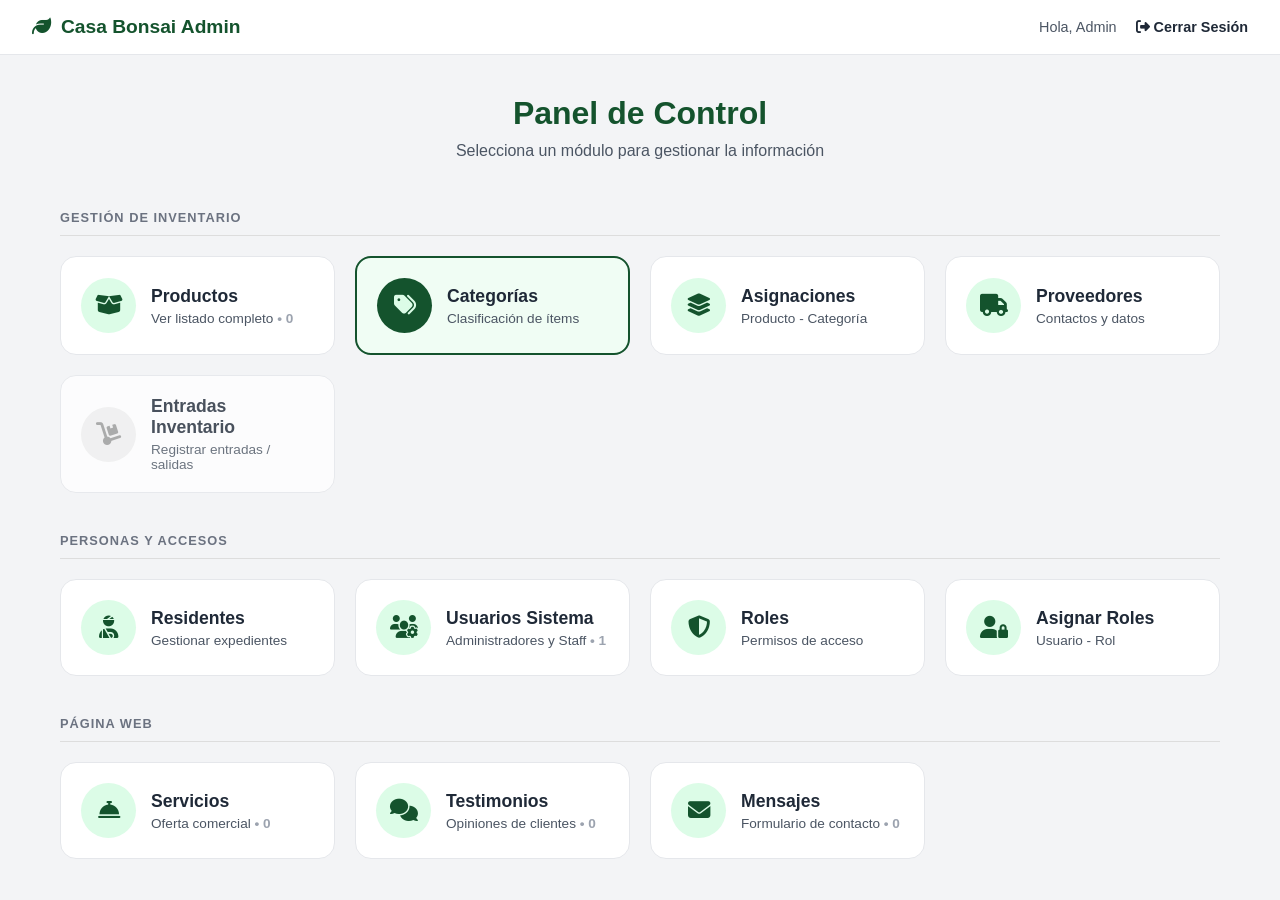
<file: diseño.html>
<!DOCTYPE html>
<html lang="es">
<head>
    <meta charset="UTF-8">
    <meta name="viewport" content="width=device-width, initial-scale=1.0">
    <title>Casa Bonsai Admin</title>
    <link rel="stylesheet" href="https://cdnjs.cloudflare.com/ajax/libs/font-awesome/6.4.0/css/all.min.css">
    
    <style>
        /* --- PALETA DE COLORES ACTUALIZADA --- */
        :root {
            /* 1. Verde Oscuro (Para TEXTO e ICONOS - Pasa contraste WCAG) */
            --primary-green: #14532d;  /* Un verde bosque profundo y elegante */
            
            /* 2. Verde Clarito (Para FONDOS decorativos - El toque estético) */
            --primary-light: #dcfce7;  /* Un verde menta/matcha muy suave */
            
            /* 3. Verde Medio (Para bordes o hover) */
            --primary-medium: #86efac; 

            --text-main: #1f2937;      /* Negro suave */
            --text-secondary: #4b5563; /* Gris oscuro legible */
            --bg-body: #f3f4f6;
            --bg-white: #ffffff;
            --border-color: #e5e7eb;
        }

        * { box-sizing: border-box; margin: 0; padding: 0; }

        body {
            font-family: 'Segoe UI', Roboto, Helvetica, Arial, sans-serif;
            background-color: var(--bg-body);
            color: var(--text-main);
        }

        /* Navbar */
        .navbar {
            background-color: var(--bg-white);
            padding: 1rem 2rem;
            display: flex;
            justify-content: space-between;
            align-items: center;
            border-bottom: 1px solid var(--border-color);
        }
        .brand {
            display: flex; align-items: center; gap: 10px;
            font-weight: 800; font-size: 1.2rem;
            color: var(--primary-green); /* Marca en verde oscuro */
        }
        .user-menu { font-size: 0.9rem; color: var(--text-secondary); }
        .logout { margin-left: 15px; text-decoration: none; color: var(--text-main); font-weight: 600; }

        /* Contenedor */
        .container { max-width: 1200px; margin: 0 auto; padding: 40px 20px; text-align: center; }
        
        h1 { font-size: 2rem; margin-bottom: 10px; color: var(--primary-green); }
        .subtitle { color: var(--text-secondary); margin-bottom: 50px; }

        .section-title {
            text-align: left; font-size: 0.8rem; text-transform: uppercase;
            letter-spacing: 1px; color: #6b7280; margin-bottom: 20px; margin-top: 40px;
            font-weight: 700; border-bottom: 1px solid #ddd; padding-bottom: 10px;
        }

        .grid {
            display: grid; grid-template-columns: repeat(auto-fill, minmax(250px, 1fr)); gap: 20px;
        }

        /* --- AQUÍ ESTÁ LA MAGIA DEL VERDE CLARITO --- */
        .card {
            background-color: var(--bg-white);
            border: 1px solid var(--border-color);
            border-radius: 16px; /* Bordes más redondeados y modernos */
            padding: 20px;
            display: flex; align-items: center; gap: 15px;
            text-align: left;
            transition: all 0.2s ease;
            cursor: pointer;
        }

        .card:hover {
            transform: translateY(-3px);
            box-shadow: 0 10px 15px -3px rgba(0, 0, 0, 0.1);
            border-color: var(--primary-medium);
        }

        /* Tarjeta Activa: Usamos el verde clarito de fondo muy sutil */
        .card.active {
            border: 2px solid var(--primary-green);
            background-color: #f0fdf4; /* Un verde casi blanco para resaltar */
        }

        /* Círculo del Icono: Fondo VERDE CLARITO + Icono VERDE OSCURO */
        .icon-box {
            width: 55px; height: 55px;
            background-color: var(--primary-light); /* ¡Aquí está tu verde clarito! */
            border-radius: 50%; /* Opcional: usa 12px para cuadrado redondeado */
            display: flex; justify-content: center; align-items: center;
            color: var(--primary-green); /* Icono oscuro para contraste */
            font-size: 1.4rem;
            flex-shrink: 0;
        }

        /* Cuando la tarjeta está activa, invertimos los colores para que resalte */
        .card.active .icon-box {
            background-color: var(--primary-green);
            color: var(--primary-light); /* Icono clarito sobre fondo oscuro */
        }

        .card-content h3 { font-size: 1.1rem; margin-bottom: 4px; color: var(--text-main); font-weight: 700; }
        
        /* Texto descriptivo en gris oscuro para pasar WAVE */
        .card-content p { font-size: 0.85rem; color: var(--text-secondary); }
        
        .badge { font-weight: bold; color: #9ca3af; }

    </style>
</head>
<body>

    <nav class="navbar">
        <div class="brand">
            <i class="fas fa-leaf"></i> Casa Bonsai Admin
        </div>
        <div class="user-menu">
            Hola, Admin <a href="#" class="logout"><i class="fas fa-sign-out-alt"></i> Cerrar Sesión</a>
        </div>
    </nav>

    <main class="container">
        <h1>Panel de Control</h1>
        <p class="subtitle">Selecciona un módulo para gestionar la información</p>

        <h2 class="section-title">Gestión de Inventario</h2>
        <div class="grid">
            <div class="card">
                <div class="icon-box"><i class="fas fa-box-open"></i></div>
                <div class="card-content">
                    <h3>Productos</h3>
                    <p>Ver listado completo <span class="badge">• 0</span></p>
                </div>
            </div>

            <div class="card active">
                <div class="icon-box"><i class="fas fa-tags"></i></div>
                <div class="card-content">
                    <h3>Categorías</h3>
                    <p>Clasificación de ítems</p>
                </div>
            </div>

            <div class="card">
                <div class="icon-box"><i class="fas fa-layer-group"></i></div>
                <div class="card-content">
                    <h3>Asignaciones</h3>
                    <p>Producto - Categoría</p>
                </div>
            </div>

            <div class="card">
                <div class="icon-box"><i class="fas fa-truck"></i></div>
                <div class="card-content">
                    <h3>Proveedores</h3>
                    <p>Contactos y datos</p>
                </div>
            </div>

            <div class="card" style="opacity: 0.8;">
                <div class="icon-box" style="background-color: #f0f0f0; color: #999;"><i class="fas fa-dolly"></i></div>
                <div class="card-content">
                    <h3>Entradas Inventario</h3>
                    <p>Registrar entradas / salidas</p>
                </div>
            </div>
        </div>

        <h2 class="section-title">Personas y Accesos</h2>
        <div class="grid">
            <div class="card">
                <div class="icon-box"><i class="fas fa-user-injured"></i></div>
                <div class="card-content">
                    <h3>Residentes</h3>
                    <p>Gestionar expedientes</p>
                </div>
            </div>

            <div class="card">
                <div class="icon-box"><i class="fas fa-users-cog"></i></div>
                <div class="card-content">
                    <h3>Usuarios Sistema</h3>
                    <p>Administradores y Staff <span class="badge">• 1</span></p>
                </div>
            </div>

            <div class="card">
                <div class="icon-box"><i class="fas fa-shield-alt"></i></div>
                <div class="card-content">
                    <h3>Roles</h3>
                    <p>Permisos de acceso</p>
                </div>
            </div>

            <div class="card">
                <div class="icon-box"><i class="fas fa-user-lock"></i></div>
                <div class="card-content">
                    <h3>Asignar Roles</h3>
                    <p>Usuario - Rol</p>
                </div>
            </div>
        </div>

        <h2 class="section-title">Página Web</h2>
        <div class="grid">
            <div class="card">
                <div class="icon-box"><i class="fas fa-concierge-bell"></i></div>
                <div class="card-content">
                    <h3>Servicios</h3>
                    <p>Oferta comercial <span class="badge">• 0</span></p>
                </div>
            </div>

            <div class="card">
                <div class="icon-box"><i class="fas fa-comments"></i></div>
                <div class="card-content">
                    <h3>Testimonios</h3>
                    <p>Opiniones de clientes <span class="badge">• 0</span></p>
                </div>
            </div>

            <div class="card">
                <div class="icon-box"><i class="fas fa-envelope"></i></div>
                <div class="card-content">
                    <h3>Mensajes</h3>
                    <p>Formulario de contacto <span class="badge">• 0</span></p>
                </div>
            </div>
        </div>

    </main>
</body>
</html>
</file>
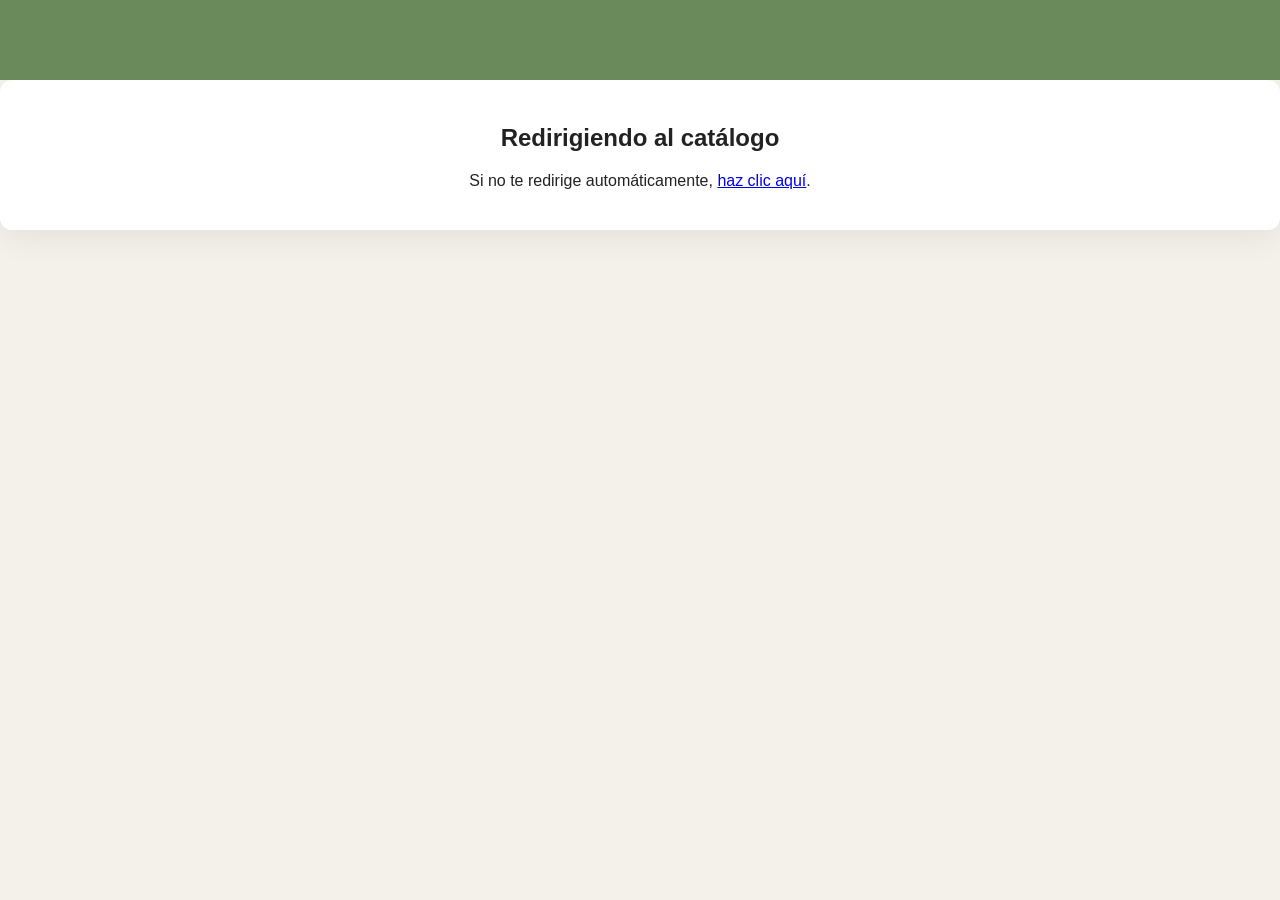
<file: scr/pages/productos.html>
<!doctype html>
<html lang="es">
<head>
  <meta charset="utf-8">
  <meta name="viewport" content="width=device-width,initial-scale=1">
  <title>Redireccionando…</title>
  <meta http-equiv="refresh" content="0;url=productos.php">
  <link rel="canonical" href="productos.php">
  <link rel="stylesheet" href="../styles/styles.css">
</head>
<body>
  <div class="panel-white text-center">
    <h2>Redirigiendo al catálogo</h2>
    <p>Si no te redirige automáticamente, <a href="productos.php">haz clic aquí</a>.</p>
  </div>
</body>
</html>
</file>
<file: scr/styles/styles.css>
/* Simple, literal CSS for hero + slider
   Keep it short and readable. No variables, no duplicated blocks.
*/
*{box-sizing:border-box}
html,body{margin:0;font-family:Arial,Helvetica,sans-serif;background:#f7fbf7;color:#222;font-size:16px}

:root{
  --color-primary: #6A8A5C; /* brand green (navbar, primary buttons) */
  --color-primary-dark: #13592e; /* darker variant for hovers and accents */
  --color-accent: #138A3E; /* legacy accent */
    --color-bg: #F4F1EA; /* pastel background requested */
  --color-surface: #ffffff;
  --color-text: #222222;
  --color-muted: #6b7d6b;
  --color-cta-contrast: #ffffff;
}
img{max-width:100%;height:auto;display:block}

/* container */
.container{max-width:1200px;margin:32px auto;padding:0 16px}

/* navbar improved (no Bootstrap required) */
.navbar{background:#6A8A5C;color:#fff}
.navbar .container-fluid{max-width:1200px;margin:0 auto;padding:12px 20px;display:flex;align-items:center;justify-content:space-between;gap:22px}
.navbar-brand{color:#fff;text-decoration:none;font-weight:800;font-size:24px;display:flex;align-items:center;gap:12px}
.navbar-logo{width:52px;height:52px;object-fit:contain;border-radius:8px}
.brand-text{display:inline-block}
.navbar a{color:#fff;text-decoration:none;font-weight:700;font-size:18px}

/* nav list reset and layout */
.navbar-nav{list-style:none;margin:0;padding:0;display:flex;gap:22px;align-items:center}
.navbar-nav .nav-item{margin:0}
.navbar-nav .nav-link{color:inherit;padding:8px 10px;border-radius:8px}
.navbar-nav .nav-link:hover,.navbar-nav .nav-link:focus{background:rgba(255,255,255,0.06);outline:none}

/* hide Bootstrap toggler if present (we don't use JS here) */
.navbar-toggler{display:none}

/* hero banner layout */
.hero-banner{background:var(--color-primary-dark);color:var(--color-cta-contrast);padding:72px 0}
.hero-inner{max-width:1200px;margin:0 auto;display:flex;gap:42px;padding:0 20px;align-items:center;overflow:hidden}
.hero-text{flex:0 0 42%}
.hero-text h1{font-size:52px;line-height:1.05;margin:0 0 14px}
.hero-text p{margin:0;color:#e9f0ee;font-size:20px;line-height:1.6}

/* Force static hero text: ensure text is always visible and not switched by radios */
.hero-text .text-block{display:block !important;opacity:1 !important;transform:none !important;transition:none !important;margin-top:6px}

/* Clean, minimal CSS for hero + 2-slide slider */
*{box-sizing:border-box}
html,body{margin:0;font-family:Arial,Helvetica,sans-serif;background:#f7fbf7;color:#222;font-size:16px}
html,body{margin:0;font-family:Arial,Helvetica,sans-serif;background:var(--color-bg);color:#222;font-size:16px}

/* When the mobile nav is open we add .nav-open to the <html> element.
  Prevent scrolling of the page content while the off-canvas panel is open. */
html.nav-open, html.nav-open body{height:100%;overflow:hidden;touch-action:none}
img{max-width:100%;height:auto;display:block}

/* container */
.container{max-width:1200px;margin:32px auto;padding:0 16px}

/* navbar (repeat block for safety) */
.navbar{background:var(--color-primary);color:#fff}
.navbar .container-fluid{max-width:1200px;margin:0 auto;padding:8px 16px;display:flex;align-items:center;justify-content:space-between;gap:16px}
.navbar-brand{color:#fff;text-decoration:none;font-weight:800;font-size:20px}
.navbar a{color:#fff;text-decoration:none;font-weight:700;font-size:16px}
.navbar-nav{list-style:none;margin:0;padding:0;display:flex;gap:18px;align-items:center}
.navbar-nav .nav-item{margin:0}
.navbar-nav .nav-link{color:inherit;padding:6px 8px;border-radius:6px}
.navbar-nav .nav-link:hover,.navbar-nav .nav-link:focus{background:rgba(255,255,255,0.06);outline:none}
.navbar-toggler{display:none}

/* Perfil en el navbar: miniatura e identidad */
.nav-profile{display:flex;align-items:center;gap:8px}
.nav-profile img{width:32px;height:32px;border-radius:50%;object-fit:cover;border:2px solid rgba(255,255,255,0.14);box-shadow:0 2px 6px rgba(0,0,0,0.12)}

/* Residentes: grid de tarjetas */
.resident-grid{
  display:grid;
  grid-template-columns:repeat(auto-fit,minmax(260px,1fr));
  gap:16px;
}
.resident-card{
  background:linear-gradient(180deg,var(--color-surface) 0%, #fbfdfb 100%);
  border:1px solid rgba(106,138,92,0.06); /* adjusted to match new primary */
  border-radius:12px;
  overflow:hidden;
  box-shadow:0 8px 28px rgba(11,56,30,0.06);
  display:flex;
  flex-direction:column;
  transition:transform .22s ease,box-shadow .22s ease;
}
.resident-card:hover{transform:translateY(-6px);box-shadow:0 18px 40px rgba(11,56,30,0.12)}
.resident-card .card-media img{width:100%;height:200px;object-fit:cover;display:block;background:linear-gradient(180deg,#f0f2f0,#e9efe6)}
.resident-card .card-body{padding:18px;flex:1;display:flex;flex-direction:column}
.resident-card h4{margin:0 0 8px;font-size:1.08rem;font-weight:700;color:var(--color-primary-dark)}
.resident-card p{margin:6px 0;color:#334135;font-size:0.98rem;line-height:1.5}
.resident-card p.muted{color:#6b7d6b;font-size:0.92rem}
.resident-actions{margin-top:auto;display:flex;gap:8px}
.btn{display:inline-block;padding:8px 12px;border-radius:8px;text-decoration:none;border:1px solid transparent;font-size:.95rem}
.btn-primary{background:var(--color-primary);color:var(--color-cta-contrast);border:0}
.btn-outline{background:transparent;border:1px solid var(--color-accent);color:var(--color-accent)}

/* small accent label */
.resident-badge{display:inline-block;padding:4px 8px;border-radius:999px;background:rgba(106,138,92,0.08);color:var(--color-primary-dark);font-weight:600;font-size:12px}

@media (max-width:420px){
  .resident-card .card-media img{height:120px}
}

/* Card estilo (similar a Bootstrap) */
.card{background:#fff;border:1px solid #e9ecef;border-radius:10px;overflow:hidden;display:flex;flex-direction:column;box-shadow:0 6px 18px rgba(17,34,17,0.06)}
.card-img-top{width:100%;height:200px;object-fit:cover;display:block;background:#f3f3f3}
.card-body{padding:16px}
.card-title{margin:0 0 6px;font-size:1.06rem;font-weight:700;color:#111}
.card-text{margin:0 0 10px;color:#333}
.card-footer{background:transparent;border-top:none;padding:12px;color:#6c757d;font-size:.95rem}
.muted-small{color:#6c757d;font-size:.92rem}

/* Ajustes visuales para botones dentro de tarjeta */
.card .btn{margin-right:8px}
.btn-link-green{display:inline-block;padding:0;margin:0;border:0;background:transparent;color:#138a3e;font-weight:600;text-decoration:none}
.btn-link-green:hover{color:#0e672b;text-decoration:underline}
.nav-profile .nav-user{color:#fff;font-weight:700;white-space:nowrap}
.nav-profile:hover img{transform:scale(1.03)}

/* hero */
.hero-banner{background:var(--color-primary-dark);color:var(--color-cta-contrast);padding:56px 0}
.hero-inner{max-width:1200px;margin:0 auto;display:flex;gap:36px;padding:0 16px;align-items:center;overflow:hidden}
.hero-text{flex:0 0 42%}
.hero-text h1{font-size:42px;line-height:1.05;margin:0 0 12px}
.hero-text p{margin:0;color:#e9f0ee;font-size:18px;line-height:1.6}

/* CTA */
.hero-cta{margin-top:18px}
.btn{display:inline-block;padding:10px 16px;border-radius:8px;text-decoration:none;font-weight:700}
.btn-primary{background:var(--color-primary);color:var(--color-cta-contrast);border:0}
.btn-outline{background:transparent;color:var(--color-cta-contrast);border:2px solid rgba(255,255,255,0.18)}

/* hide radios visually */
.hero-inner input[name="slider"]{position:absolute;opacity:0}

/* text always static */
.hero-text .text-block{display:block}

/* slider (3 slides) */
.hero-slide{flex:0 0 58%;position:relative;overflow:hidden;min-height:460px;border-radius:16px;box-shadow:0 18px 60px rgba(0,0,0,0.12)}
.hero-slide .slides{display:flex;transition:transform .55s ease;width:300%;will-change:transform}
.hero-slide .slide{flex:0 0 33.3333%;width:33.3333%}
.hero-slide img{width:100%;height:100%;object-fit:contain;border-radius:0;box-shadow:none;background:#f3f3f3}

/* radio-controlled movement for 3 slides */
#s1:checked ~ .hero-slide .slides{transform:translateX(0%)}
#s2:checked ~ .hero-slide .slides{transform:translateX(-33.3333%)}
#s3:checked ~ .hero-slide .slides{transform:translateX(-66.6666%)}

/* indicators centered */
.controls{position:absolute;left:50%;transform:translateX(-50%);bottom:18px;display:flex;gap:12px}
.indicator{width:14px;height:14px;border-radius:50%;background:#cfead1;cursor:pointer;border:2px solid rgba(255,255,255,0.06)}
/* NOTE: overlay gradients are just CSS; adjust heights/opacities as desired */
/* soft white blur overlays at top and bottom to hide white bars and soften edges */
.hero-slide::before,
.hero-slide::after{
  content:"";
  position:absolute;
  left:0;
  right:0;
  height:120px;
  pointer-events:none;
  border-radius:16px;
  filter:blur(18px);
  z-index:2;
}
.hero-slide::before{
  top:0;
  background:linear-gradient(to bottom, rgba(255,255,255,0.98), rgba(255,255,255,0.0));
}
.hero-slide::after{
  bottom:0;
  background:linear-gradient(to top, rgba(255,255,255,0.98), rgba(255,255,255,0.0));
}

/* ensure slides and images sit below overlays while controls stay above */
.hero-slide .slides{position:relative;z-index:1}
.hero-slide .slide img{position:relative;z-index:0}
.controls{z-index:3}
#s1:checked ~ .hero-slide .controls label[for="s1"]{background:#fff}
#s2:checked ~ .hero-slide .controls label[for="s2"]{background:#fff}
#s3:checked ~ .hero-slide .controls label[for="s3"]{background:#fff}

/* nav arrows (optional selectors left for future use) */
.nav label{position:absolute;top:50%;transform:translateY(-50%);width:44px;height:44px;background:rgba(0,0,0,0.35);color:#fff;display:none;align-items:center;justify-content:center;border-radius:50%;cursor:pointer;font-size:1.2rem}
.nav .prev{left:10px}
.nav .next{right:10px}
#s1:checked ~ .hero-slide .nav .p1,#s1:checked ~ .hero-slide .nav .n1{display:flex}
#s2:checked ~ .hero-slide .nav .p2,#s2:checked ~ .hero-slide .nav .n2{display:flex}
#s3:checked ~ .hero-slide .nav .p3,#s3:checked ~ .hero-slide .nav .n3{display:flex}

@media (max-width:900px){
  .hero-inner{flex-direction:column-reverse;align-items:flex-start;padding:0 12px}
  .hero-text{width:100%;margin-top:18px}
  .hero-text h1{font-size:34px}
  .hero-slide{min-height:360px}
  .hero-slide img{height:320px;object-fit:cover}
  /* make navbar stack on small screens */
  .navbar .container-fluid{flex-direction:column;align-items:flex-start;padding:10px}
  .navbar-nav{flex-direction:column;gap:8px;width:100%;margin-top:10px}
  .navbar-nav .nav-link{display:block;width:100%;padding:10px 0}
  /* smaller logo on mobile */
  .navbar-logo{width:40px;height:40px}
}

/* small utility */
.muted{color:#6b7d6b}

/* ---- Servicios page styles ---- */
.page-hero.small-hero{background:linear-gradient(180deg, #eaf6ea 0%, #ffffff 100%);padding:44px 0;border-radius:10px;margin:20px 0}
.page-hero.small-hero h1{font-size:40px;margin:0 0 6px}
.page-hero.small-hero .lead{max-width:820px;margin:10px auto 0;color:#3f5f49;font-size:20px}

.services-grid{display:grid;grid-template-columns:repeat(auto-fit,minmax(260px,1fr));gap:24px;margin-top:20px;margin-bottom:40px}
.service-card{background:#fff;border-radius:12px;box-shadow:0 10px 26px rgba(17,34,17,0.08);overflow:hidden;display:flex;flex-direction:column}
.card-media img{width:100%;height:200px;object-fit:cover;display:block}
.card-body{padding:20px;display:flex;flex-direction:column;gap:12px}
.service-card h3{margin:0;color:var(--color-primary-dark);font-size:20px;font-weight:700}
.service-card p{margin:0;color:#556b57;line-height:1.6;font-size:16px}
.service-card .btn{margin-top:auto;align-self:flex-start;padding:8px 12px;border-radius:8px}

@media (max-width:600px){
  .page-hero.small-hero{padding:20px;margin:12px}
  .page-hero.small-hero h1{font-size:28px}
  .page-hero.small-hero .lead{font-size:16px}
  .service-card{padding:18px}
  .service-card .icon .service-img{width:64px;height:64px}
  .service-card h3{font-size:18px}
  .service-card p{font-size:15px}
}

/* ---- Productos / Catálogo ---- */
.products-grid{display:grid;grid-template-columns:repeat(auto-fit,minmax(240px,1fr));gap:22px;margin-top:20px;margin-bottom:44px}
.product-card{background:#fff;border-radius:12px;box-shadow:0 12px 28px rgba(17,34,17,0.08);overflow:hidden;display:flex;flex-direction:column}
.product-media img{width:100%;height:180px;object-fit:cover;display:block}
.product-body{padding:18px;display:flex;flex-direction:column;gap:10px}
.product-body h3{margin:0;color:var(--color-primary-dark);font-size:18px}
.product-body .muted{font-size:14px;color:#617061}
.product-meta{display:flex;align-items:center;justify-content:space-between;gap:12px;margin-top:8px}
.product-price{font-weight:800;color:var(--color-primary-dark)}
.product-actions{display:flex;gap:10px}
.product-actions .btn{padding:8px 12px;border-radius:8px}

/* simple modal styles */
.modal{position:fixed;inset:0;display:none;align-items:center;justify-content:center;background:rgba(0,0,0,0.45);z-index:9999;padding:20px}
.modal[aria-hidden="false"]{display:flex}
.modal-dialog{background:#fff;border-radius:10px;padding:18px;max-width:520px;width:100%;box-shadow:0 18px 48px rgba(0,0,0,0.28)}
.modal-close{position:absolute;right:28px;top:22px;background:transparent;border:0;font-size:26px;cursor:pointer}
.modal form input,.modal form textarea{width:100%;padding:8px;border:1px solid #e3e6e3;border-radius:8px;margin-top:6px}
.modal form label{display:block;font-weight:700;margin-top:10px}

/* Register modal specific styles */
.modal-dialog{max-width:520px}
.modal-header-center{text-align:center;padding-bottom:6px}
.modal-header-center h2{margin:0;font-size:24px;color:#233b2b}
.modal form input::placeholder{color:#9aa79a}
.input-with-toggle{position:relative}
.pwd-toggle{position:absolute;right:10px;top:50%;transform:translateY(-50%);background:transparent;border:0;color:#6b7d6b;cursor:pointer;font-size:16px}

/* Buttons used in registration modal */
.btn-register{background:var(--color-primary);color:var(--color-cta-contrast);border:0;padding:10px 18px;border-radius:8px;font-weight:700}
.btn-register:hover{background:var(--color-primary-dark)}
.btn-cancel{background:transparent;border:2px solid #1ea7ff;color:#1ea7ff;padding:8px 16px;border-radius:8px;font-weight:700}
.btn-cancel:hover{background:rgba(30,167,255,0.06)}

/* Layout for modal actions */
.modal-actions{display:flex;gap:12px;justify-content:flex-start;align-items:center;margin-top:12px}
@media (max-width:480px){
  .modal-actions{flex-direction:column;align-items:stretch}
  .btn-register,.btn-cancel{width:100%}
}

@media (max-width:600px){
  .product-media img{height:150px}
  .modal-dialog{padding:14px}
  /* versión pequeña de la miniatura en móvil */
  .nav-profile img{width:28px;height:28px}
}

/* Mobile navbar toggle and collapse behaviour */
@media (max-width:899px){
  /* show hamburger */
  .navbar-toggler{display:flex;align-items:center;justify-content:center;width:44px;height:44px;background:transparent;border:0;color:#fff;cursor:pointer}
  .navbar-toggler:focus{outline:3px solid rgba(255,255,255,0.08);border-radius:6px}
  /* simple 3-bar icon */
  .navbar-toggler-icon{display:inline-block;width:18px;height:2px;background:#fff;position:relative}
  .navbar-toggler-icon::before,.navbar-toggler-icon::after{content:"";position:absolute;left:0;width:18px;height:2px;background:#fff;transition:transform .22s ease}
  .navbar-toggler-icon::before{top:-6px}
  .navbar-toggler-icon::after{top:6px}

  /* collapse as off-canvas panel on mobile: hidden off-screen, slides in from right when .open */
  .navbar .collapse{
    /* keep it in the flow for desktop, on mobile behave as fixed panel */
    display:flex;flex-direction:column;padding:18px 16px;gap:12px;
    width:min(360px,92vw);
    position:fixed;top:0;right:0;bottom:0;transform:translateX(100%);
    transition:transform .34s cubic-bezier(.2,.9,.2,1);
    z-index:1200;overflow:auto;padding-top:72px;
    /* fallback background in case backdrop-filter unsupported */
    background:rgba(17,50,28,0.92);
    border-left:1px solid rgba(0,0,0,0.06);
  }

  /* overlay under the panel when open - base state (transparent) with transitions */
  .navbar::before{
    content:"";
    position:fixed;inset:0;
    background:rgba(0,0,0,0);
    z-index:1190;
    pointer-events:none;
    opacity:0;
    transition:background .28s ease, opacity .28s ease;
  }

  /* slide in when open and enable pointer events on overlay */
  .navbar.open .collapse{transform:translateX(0)}
  .navbar.open::before{background:rgba(0,0,0,0.36);opacity:1;pointer-events:auto}

  /* frosted glass where supported */
  @supports ((-webkit-backdrop-filter: blur(1px)) or (backdrop-filter: blur(1px))) {
    .navbar .collapse{
      background: rgba(17,50,28,0.32);
      -webkit-backdrop-filter: blur(10px);
      backdrop-filter: blur(10px);
      border-left:1px solid rgba(255,255,255,0.04);
    }
    .navbar.open::before{background:rgba(0,0,0,0.28);opacity:1}
  }

  .navbar.open .navbar-nav{flex-direction:column;gap:18px;align-items:flex-start}
  .navbar.open .nav-link{display:block;padding:12px 8px;font-size:18px}

  /* animate hamburger to X when open */
  .navbar.open .navbar-toggler-icon{background:transparent}
  .navbar.open .navbar-toggler-icon::before{transform:translateY(6px) rotate(45deg)}
  .navbar.open .navbar-toggler-icon::after{transform:translateY(-6px) rotate(-45deg)}
}

/* Move hamburger to top-right on mobile and style as rounded button */
@media (max-width:899px){
  .navbar .container-fluid{position:relative}
  .navbar-toggler{
    position:absolute;
    right:12px;
    top:12px;
    transform:none;
    width:48px;height:48px;border-radius:10px;
    background:rgba(0,0,0,0.12);color:#fff;align-items:center;justify-content:center;display:flex;z-index:1200;border:1px solid rgba(255,255,255,0.06);
    box-shadow:0 8px 18px rgba(0,0,0,0.12);
  }
  /* add a little left padding to the brand so the logo isn't too close to the edge */
  .navbar-brand{padding-left:8px}
}

  /* Auth area: show desktop version in header, mobile version inside collapsed menu */
  .nav-auth-desktop{display:flex;align-items:center;gap:12px}
  .nav-auth-mobile{display:flex;flex-direction:column;gap:12px}

  @media (max-width:899px){
    .nav-auth-desktop{display:none}
    .nav-auth-mobile{display:flex}
  }
  @media (min-width:900px){
    .nav-auth-desktop{display:flex}
    .nav-auth-mobile{display:none}
  }

  /* Styling for injected auth content (avatar + greeting) */
  .nav-auth-desktop .nav-link.nav-profile,
  .nav-auth-mobile .nav-link.nav-profile{display:flex;align-items:center;gap:10px;padding:6px 8px;border-radius:8px}
  .nav-auth-desktop .nav-link.nav-profile img,
  .nav-auth-mobile .nav-link.nav-profile img{width:36px;height:36px;border-radius:50%;object-fit:cover;border:2px solid rgba(0,0,0,0.12);box-shadow:0 4px 10px rgba(0,0,0,0.12)}
  .nav-auth-desktop .nav-user{color:#fff;font-weight:700}
  .nav-auth-mobile .nav-user{color:#fff}
  .nav-auth-desktop .nav-link,.nav-auth-mobile .nav-link{color:#fff}

/* If a generic .modal-close is present inside the navbar (some pages add it),
   pin it to the top-right to match the hamburger position and make it prominent. */
@media (max-width:899px){
  .navbar{position:relative}
  .navbar .modal-close{
    position:absolute;
    right:12px;
    top:12px;
    z-index:1250;
    background:rgba(0,0,0,0.16);
    color:#fff;
    width:44px;
    height:44px;
    border-radius:10px;
    display:flex;
    align-items:center;
    justify-content:center;
    font-size:22px;
    box-shadow:0 8px 18px rgba(0,0,0,0.12);
    border:0;
    cursor:pointer;
  }
  /* ensure it sits above the opened collapse panel */
  .navbar.open .modal-close{z-index:1300}

  /* On small screens hide the navbar-top close and show one inside the off-canvas panel */
  .navbar > .modal-close{display:none}
  .navbar .collapse .modal-close{
    display:flex;position:absolute;right:12px;top:12px;z-index:1251;background:rgba(255,255,255,0.06);color:#fff;width:44px;height:44px;border-radius:10px;border:0;align-items:center;justify-content:center;font-size:22px;box-shadow:0 8px 18px rgba(0,0,0,0.12);cursor:pointer
  }
}

/* Row-style product list like the example (left image circle, right info) */
.products-list{display:grid;grid-template-columns:repeat(1,1fr);gap:18px;margin-top:18px}
.product-row{display:flex;gap:18px;align-items:center;background:#fff;padding:18px;border-radius:10px;box-shadow:0 6px 18px rgba(17,34,17,0.06)}
.product-thumb{flex:0 0 120px;display:flex;align-items:center;justify-content:center}
.product-thumb img{width:96px;height:96px;object-fit:cover;border-radius:50%;box-shadow:0 6px 18px rgba(0,0,0,0.08)}
.product-info{flex:1;display:flex;flex-direction:column;gap:8px}
.product-info h3{margin:0;font-size:20px;color:#233b2b}
.product-info .muted{color:#6b7d6b}
.price-row{display:flex;align-items:center;gap:10px;margin-top:6px}
.price-old{color:#8b8b8b;text-decoration:line-through}
.price-sale{color:#e53935;font-weight:800}
.actions-row{margin-top:8px;display:flex;gap:10px}
.btn-outline{background:transparent;color:#0b7a44;border:1px solid #cfdccc;padding:8px 12px;border-radius:8px}
.btn-buy{background:var(--color-primary);color:var(--color-cta-contrast);border:0;padding:8px 12px;border-radius:8px}
.btn-buy:hover{background:var(--color-primary-dark);transform:translateY(-1px)}

/* Estilos para el menú de filtros en productos */
.products-menu .btn-outline{color:#23492f;border-color:#dbeede}
.product-filter.active{background:#0b7a44;color:#fff;border-color:#0b7a44}
.product-filter:focus{outline:3px solid rgba(11,122,68,0.18)}

/* Buscador en productos */
#product-search{padding:8px 10px;border-radius:8px;border:1px solid #dfeee0;width:100%}
#product-search:focus{outline:3px solid rgba(11,122,68,0.12)}
.sr-only{position:absolute!important;height:1px;width:1px;overflow:hidden;clip:rect(1px,1px,1px,1px);white-space:nowrap;border:0;margin:0;padding:0}

@media (min-width:700px){
  .products-list{grid-template-columns:repeat(2,1fr)}
}
@media (max-width:900px){
  .product-row{flex-direction:row;align-items:flex-start}
}
@media (max-width:600px){
  .product-row{flex-direction:column;align-items:flex-start}
  .product-thumb{flex:0 0 auto}
}

/* ---- Footer site-wide styles (new) ---- */
.site-footer{background:#2b473f;color:#dfe6dc;padding:44px 0;border-top:1px solid rgba(0,0,0,0.08)}
.site-footer .footer-inner{max-width:1180px;margin:0 auto;padding:0 20px}
.site-footer .footer-grid{display:grid;grid-template-columns:1.4fr 0.7fr 0.7fr 0.9fr;gap:36px;align-items:start}
.site-footer .footer-col{min-width:160px}
.site-footer .footer-brand h3{color:#e8f6ea;margin:0 0 10px;font-size:18px}
.site-footer .footer-brand p{color:#d6eadd;line-height:1.7;margin:0;max-width:480px}
.site-footer .footer-links h4,.site-footer .footer-services h4,.site-footer .footer-contact h4{color:#e8f6ea;margin:0 0 10px;font-size:15px}
.site-footer a{color:#dfe6dc;text-decoration:none}
.site-footer a:hover{text-decoration:underline}
.site-footer .footer-sitemap-panel{background:#274235;padding:12px;border-radius:8px}
.site-footer .social a{display:inline-flex;align-items:center;justify-content:center;width:34px;height:34px;border-radius:50%;background:rgba(255,255,255,0.03);color:#eaf6ea;margin-right:8px;text-decoration:none;font-weight:700}
.site-footer .social a:hover{background:rgba(255,255,255,0.06)}
.site-footer hr{border:none;border-top:1px solid rgba(255,255,255,0.06);margin:18px 0 10px}
.site-footer .footer-bottom{color:#cbd9cc;padding:12px 0;font-size:13px}

@media (max-width:980px){
  .site-footer .footer-grid{grid-template-columns:1fr 1fr;gap:22px}
  .site-footer .footer-brand p{max-width:none}
}
@media (max-width:520px){
  .site-footer .footer-grid{grid-template-columns:1fr;gap:18px}
  .site-footer .social a{width:32px;height:32px}
}

/* Hide any star/rating visuals */
.product-row .rating, .product-row .stars, .product-card .rating{display:none !important}

/* ---- Sticky header ----
   Make header fixed only on larger screens. On small screens the navbar
   should be in normal flow so the expanded mobile menu pushes content down
   instead of covering it. This avoids the mobile menu overlapping page content.
*/
@media (min-width:900px){
  .navbar{
    position:fixed;
    top:0;left:0;right:0;
    z-index:1100;
    box-shadow:0 6px 20px rgba(0,0,0,0.08);
  }
  /* adjust this if your navbar height changes */
  body{padding-top:80px}

  /* background band behind fixed header to avoid a hairline gap */
  body::before{
    content:"";
    position:fixed;
    top:0;left:0;right:0;
    height:80px; /* coincide con body padding-top */
    background:var(--color-primary); /* mismo color que .navbar */
    z-index:1098; /* por debajo de .navbar (1100) pero encima del contenido */
    pointer-events:none;
  }
}

/* On small screens keep navbar in normal flow so menus push content down */
@media (max-width:899px){
  .navbar{position:relative;box-shadow:none}
  body{padding-top:0}
  body::before{display:none}
}

/* Utility helpers (reemplazo de estilos inline) */
.ml-auto{margin-left:auto}
.ml-8{margin-left:8px}
.gap-8{gap:8px}
.gap-10{gap:10px}
.gap-12{gap:12px}
.flex{display:flex}
.align-center{align-items:center}
.flex-wrap{flex-wrap:wrap}
.inline-block{display:inline-block}
.min-w-220{min-width:220px}
.flex-none{flex:0 0 auto}
.text-center{text-align:center}
.panel-white{background:#fff;padding:24px;border-radius:12px;box-shadow:0 10px 30px rgba(0,0,0,0.06)}
.thumb-box{width:72px;height:72px;border-radius:8px;overflow:hidden;background:#f6f8f6;display:flex;align-items:center;justify-content:center}
.muted-small{color:#6b7d6b;font-size:14px}
.buttons-row{margin-top:12px;display:flex;gap:10px}
.footer-list{list-style:none;padding:0;margin:0;display:flex;flex-direction:column;gap:6px}
.contact-line{margin:6px 0}
.form-inline{display:inline-block}
.flex-1{flex:1}

/* Productos menu specific */
.products-menu{display:flex;gap:10px;flex-wrap:wrap;margin-bottom:16px;align-items:center}
.products-menu .search-wrap{display:flex;gap:8px;align-items:center;flex-wrap:wrap}
.products-menu .search-right{margin-left:auto;min-width:220px;flex:0 0 auto}
/* Perfil page: header and info grid responsive helpers */
.profile-header{display:flex;gap:18px;align-items:center;margin:18px 0}
.profile-avatar{width:96px;height:96px;border-radius:50%;object-fit:cover;border:2px solid #eee;flex:0 0 auto}
.profile-meta{display:block}
.profile-info-grid{display:grid;grid-template-columns:1fr 1fr;gap:12px;margin-top:10px}
.profile-info-full{grid-column:1 / -1}

/* Small spacing utilities used by legacy pages to replace inline styles */
.mt-12{margin-top:12px}
.mt-18{margin-top:18px}
.mb-8{margin-bottom:8px}

@media (max-width:700px){
  .profile-header{flex-direction:column;align-items:center;text-align:center}
  .profile-avatar{width:84px;height:84px}
  .profile-info-grid{grid-template-columns:1fr}
  .resident-grid{grid-template-columns:1fr}
  .resident-card .card-media img{height:140px}
}

@media (max-width:420px){
  .profile-avatar{width:72px;height:72px}
  .resident-card .card-media img{height:120px}
  .card-body{padding:10px}
}

/* Dropdown submenu styles (estilo verde, animación y adaptabilidad móvil) */
.nav-item.dropdown{position:relative}
.nav-link.dropdown-toggle{display:inline-flex;align-items:center;gap:8px}
.dropdown-caret{display:inline-block;width:8px;height:8px;border-right:2px solid #fff;border-bottom:2px solid #fff;transform:rotate(45deg);margin-left:6px}
.dropdown-menu{position:absolute;top:100%;left:0;min-width:220px;padding:8px;border-radius:10px;background:#0b7a44;color:#fff;box-shadow:0 10px 30px rgba(11,122,68,0.12);transform-origin:top center;transform:translateY(-8px) scale(.98);opacity:0;pointer-events:none;transition:transform .22s cubic-bezier(.2,.9,.2,1),opacity .18s ease}
.dropdown-menu.show{transform:translateY(0) scale(1);opacity:1;pointer-events:auto}
.dropdown-item{color:#fff;padding:8px 12px;border-radius:6px;display:block;text-decoration:none}
.dropdown-item:hover,.dropdown-item:focus{background:rgba(255,255,255,0.06);outline:none}

/* Mobile: make dropdown items flow inside collapsed nav */
@media (max-width:899px){
    .dropdown-menu{position:static;transform:none;opacity:1;pointer-events:auto;background:transparent;padding:0;box-shadow:none}
    .nav-item.dropdown > .dropdown-item{padding:10px 0}
    .dropdown-caret{display:none}
}

/* Small accessibility helper: focus state */
.nav-link:focus,.dropdown-item:focus{outline:2px solid rgba(255,255,255,0.12);outline-offset:2px}

/* Desktop: show submenu on hover/focus (like the example provided) */
@media (min-width:900px){
  .navbar-nav .nav-item.dropdown:hover > .dropdown-menu,
  .navbar-nav .nav-item.dropdown:focus-within > .dropdown-menu{
    transform:translateY(0) scale(1);
    opacity:1;
    pointer-events:auto;
  }
}
</file>
